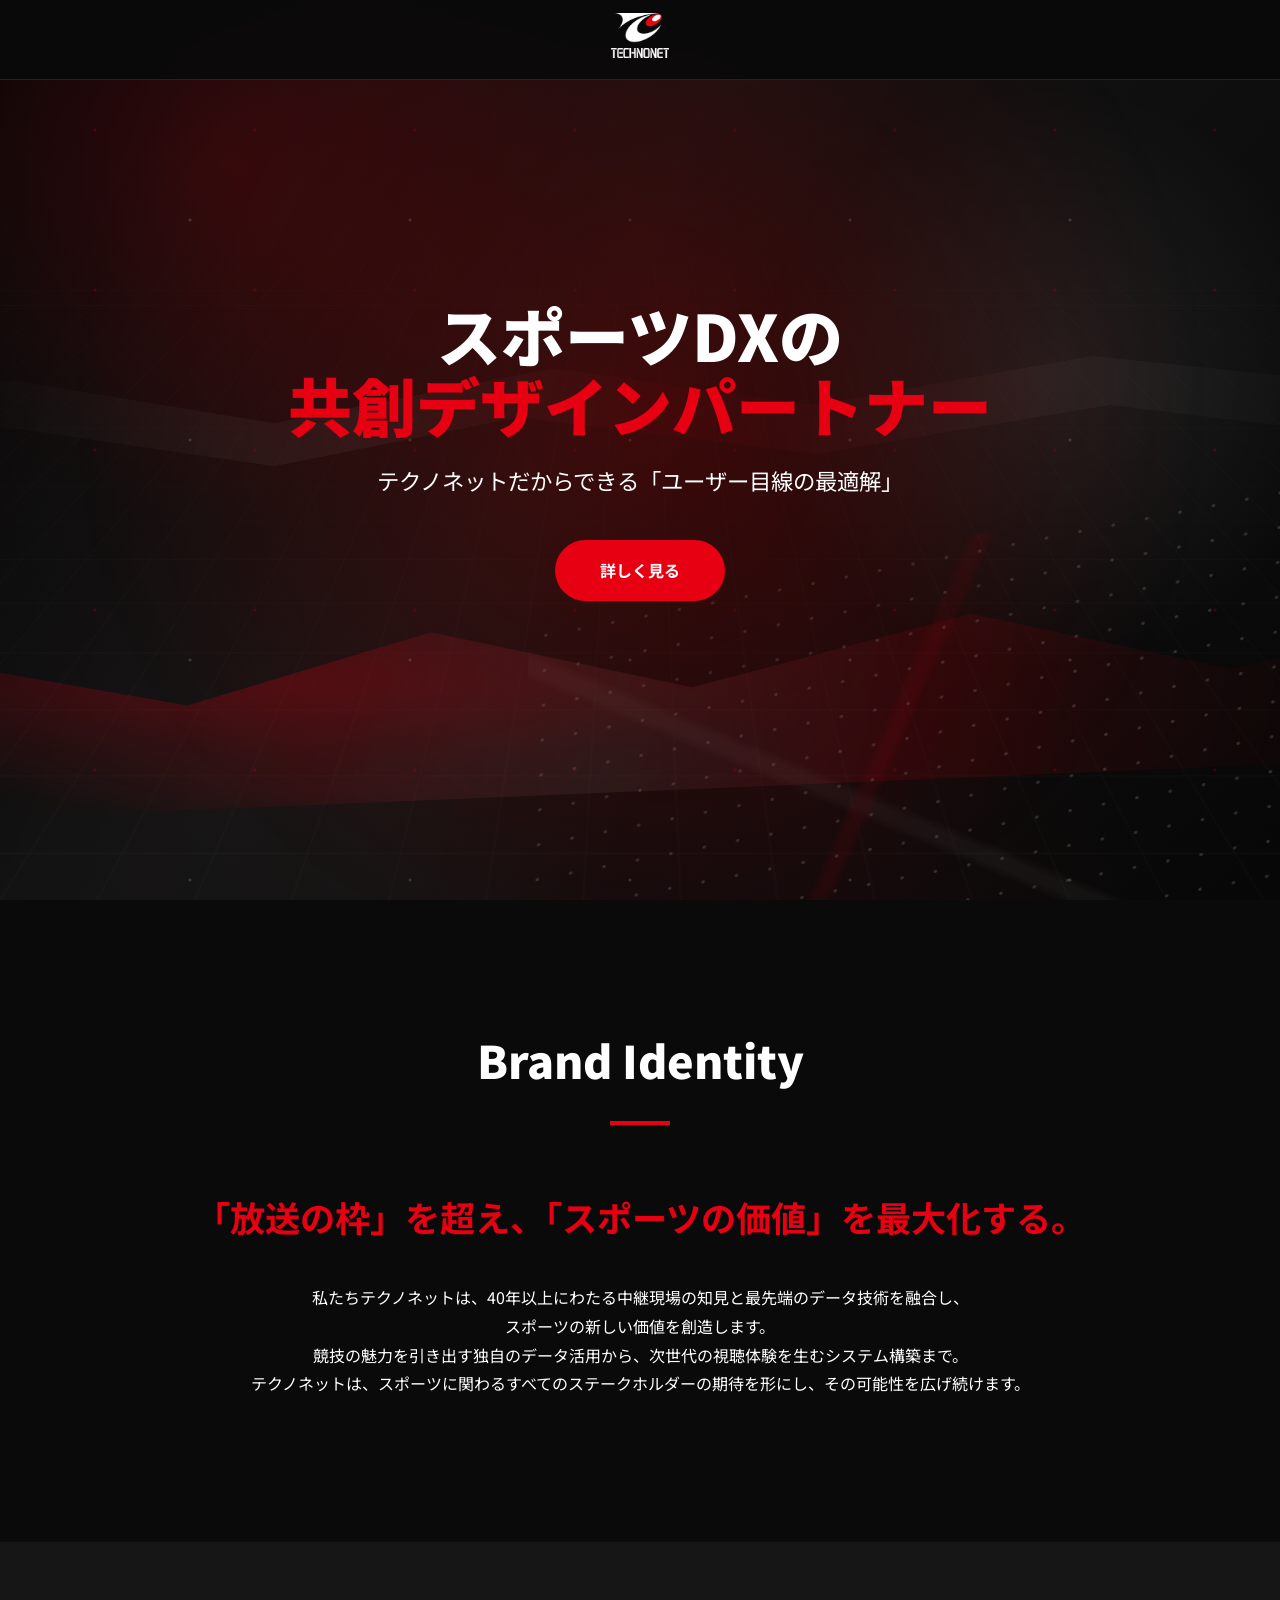
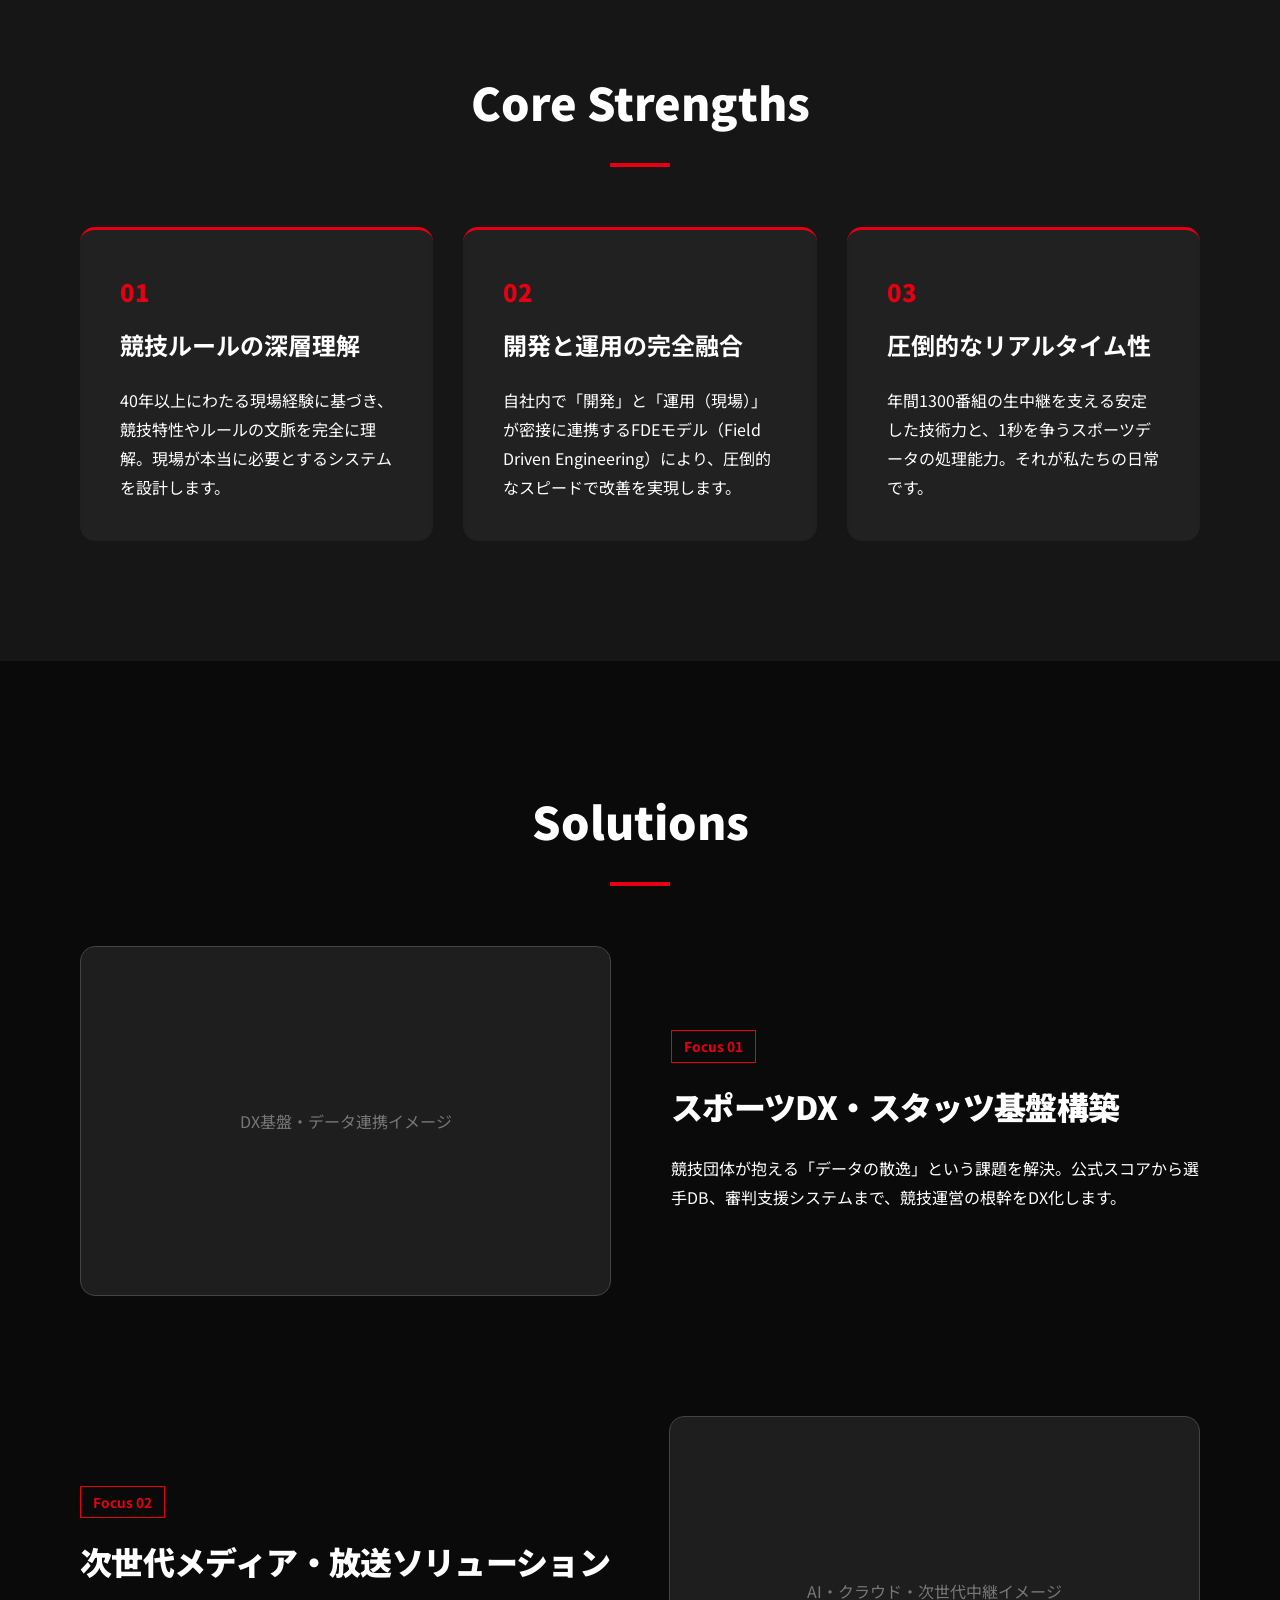
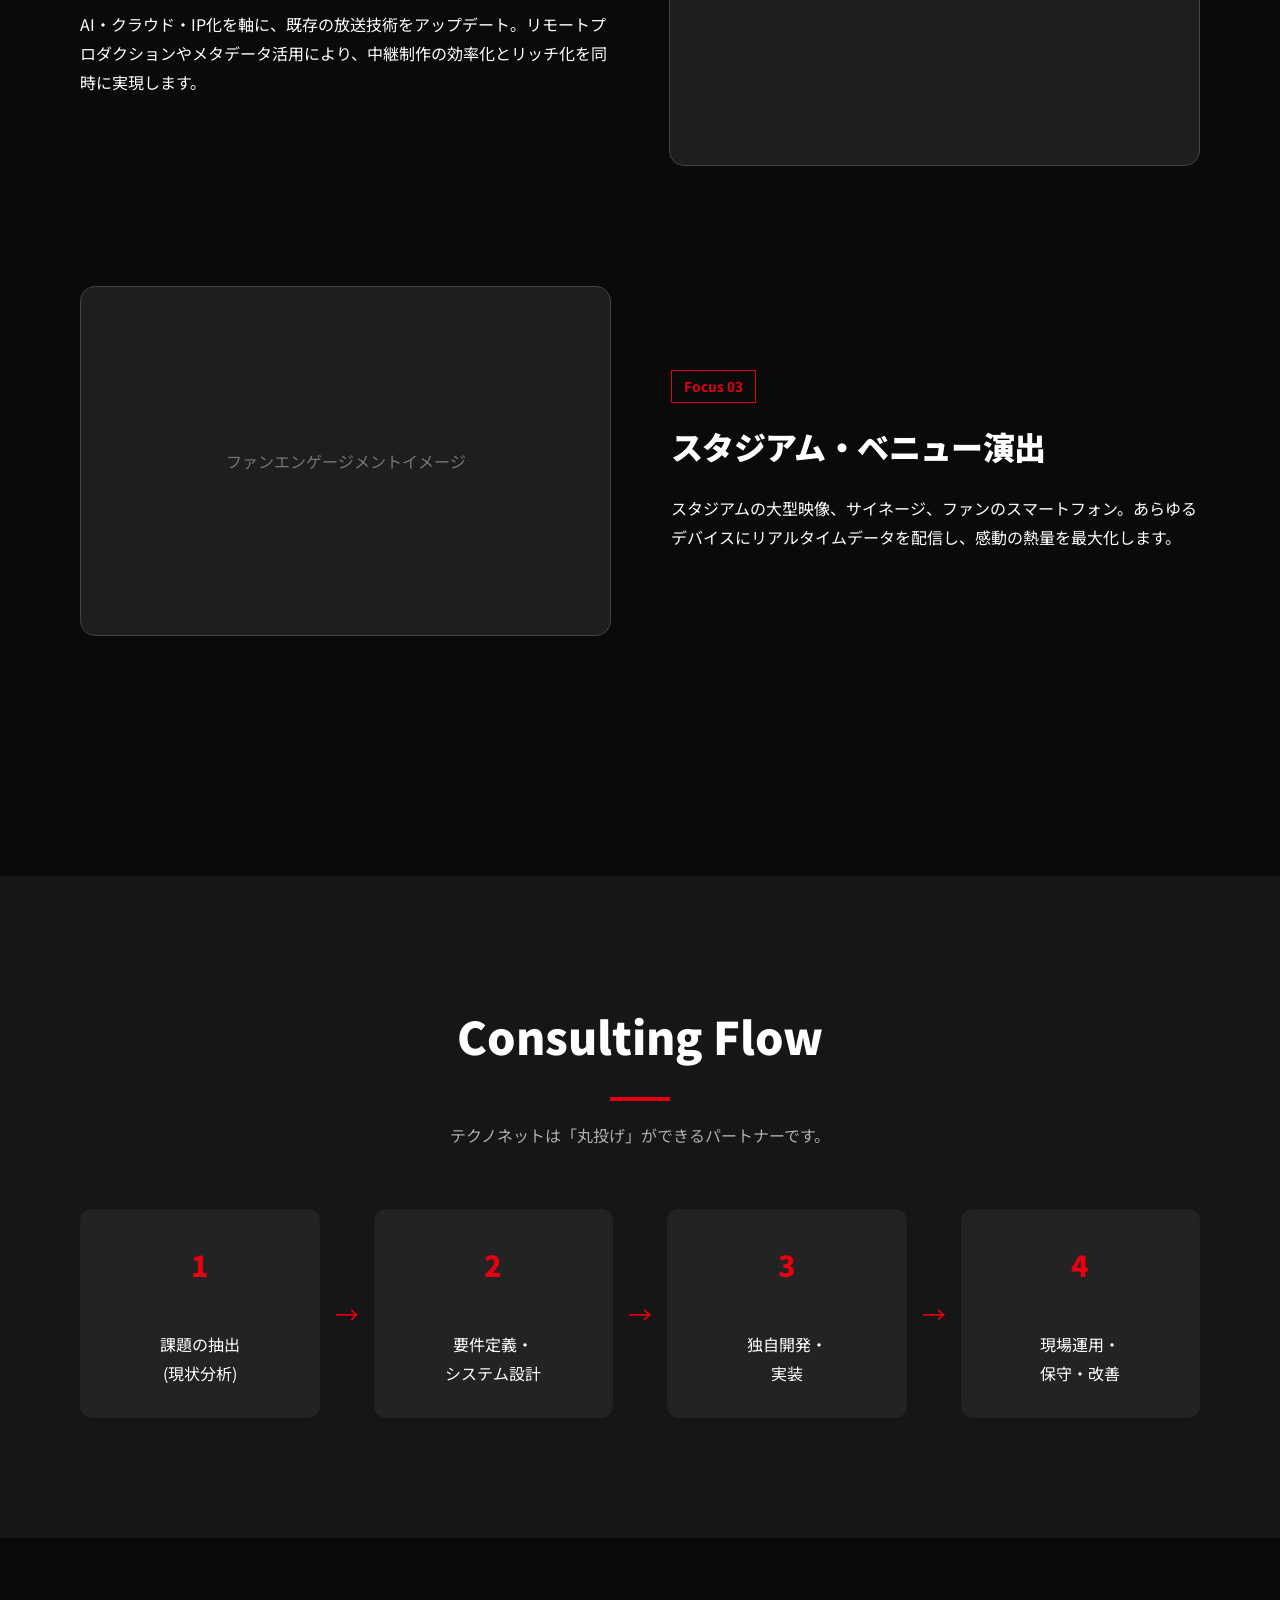
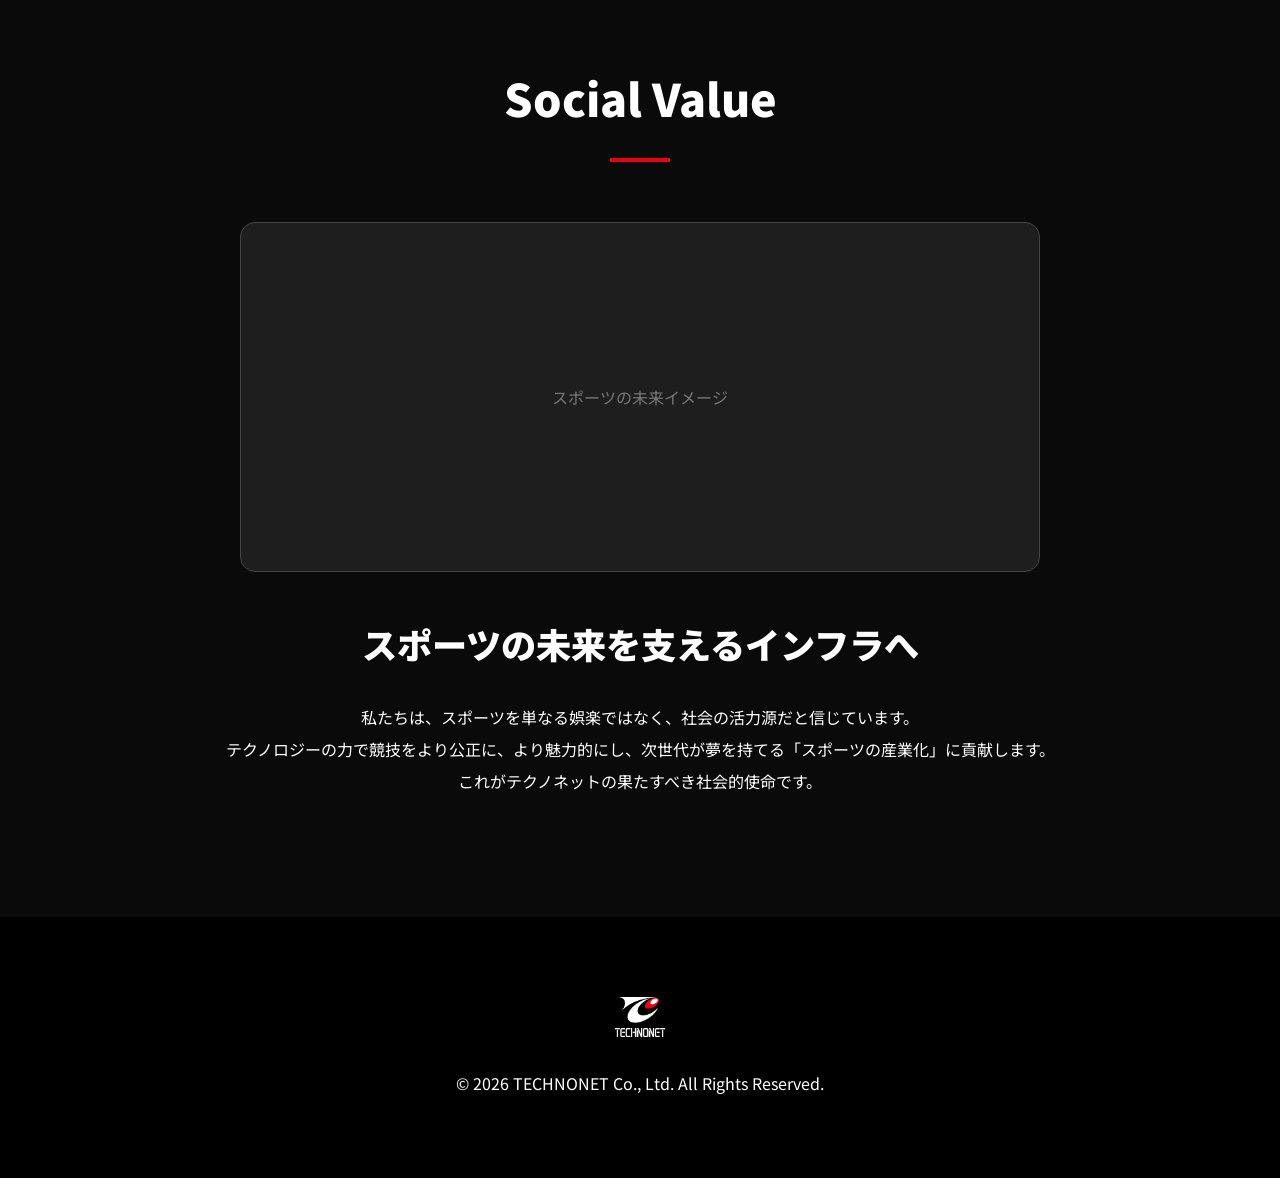
<file: index.html>
<!DOCTYPE html>
<html lang="ja">
<head>
    <meta charset="UTF-8">
    <meta name="viewport" content="width=device-width, initial-scale=1.0">
    <title>株式会社テクノネット | スポーツDXの共創デザインパートナー</title>
    <link rel="stylesheet" href="style.css">
    <link href="https://fonts.googleapis.com/css2?family=Noto+Sans+JP:wght@400;500;700;900&display=swap" rel="stylesheet">
</head>
<body>

<div class="site-bg" aria-hidden="true">
    <div class="bg-wave bg-wave-red"></div>
    <div class="bg-wave bg-wave-white"></div>
    <div class="bg-data-grid"></div>
    <div class="bg-data-particles"></div>
</div>

<nav class="navbar">
    <div class="container">
        <img src="テクノネットロゴ縦_白黒反転.png" alt="TECHNONET" class="logo">
    </div>
</nav>

<header class="hero">
    <div class="container hero-content">
        <h1 class="fade-in">スポーツDXの<br><span class="text-red">共創デザインパートナー</span></h1>
        <p class="subtitle fade-in">テクノネットだからできる「ユーザー目線の最適解」</p>
        <div class="btn-group">
            <a href="#about" class="btn">詳しく見る</a>
        </div>
    </div>
</header>

<section id="about" class="section">
    <div class="container">
        <h2 class="section-title">Brand Identity</h2>
        <div class="brand-message">
            <p class="large-text">「放送の枠」を超え、「スポーツの価値」を最大化する。</p>
            <p>私たちテクノネットは、40年以上にわたる中継現場の知見と最先端のデータ技術を融合し、スポーツの新しい価値を創造します。<br>
            競技の魅力を引き出す独自のデータ活用から、次世代の視聴体験を生むシステム構築まで。<br>
            テクノネットは、スポーツに関わるすべてのステークホルダーの期待を形にし、その可能性を広げ続けます。</p>
        </div>
    </div>
</section>

<section id="strengths" class="section bg-dark">
    <div class="container">
        <h2 class="section-title">Core Strengths</h2>
        <div class="strengths-grid">
            <div class="strength-item">
                <span class="num">01</span>
                <h3>競技ルールの深層理解</h3>
                <p>40年以上にわたる現場経験に基づき、競技特性やルールの文脈を完全に理解。現場が本当に必要とするシステムを設計します。</p>
            </div>
            <div class="strength-item">
                <span class="num">02</span>
                <h3>開発と運用の完全融合</h3>
                <p>自社内で「開発」と「運用（現場）」が密接に連携するFDEモデル（Field Driven Engineering）により、圧倒的なスピードで改善を実現します。</p>
            </div>
            <div class="strength-item">
                <span class="num">03</span>
                <h3>圧倒的なリアルタイム性</h3>
                <p>年間1300番組の生中継を支える安定した技術力と、1秒を争うスポーツデータの処理能力。それが私たちの日常です。</p>
            </div>
        </div>
    </div>
</section>

<section id="solutions" class="section">
    <div class="container">
        <h2 class="section-title">Solutions</h2>
        
<div class="solution-block">
    <div class="flex-row">
        <div class="flex-image-dummy">DX基盤・データ連携イメージ</div>
        <div class="flex-text">
            <span class="tag">Focus 01</span>
            <h3>スポーツDX・スタッツ基盤構築</h3>
            <p>競技団体が抱える「データの散逸」という課題を解決。公式スコアから選手DB、審判支援システムまで、競技運営の根幹をDX化します。</p>
        </div>
    </div>
</div>

<div class="solution-block">
    <div class="flex-row reverse">
        <div class="flex-text">
            <span class="tag">Focus 02</span>
            <h3>次世代メディア・放送ソリューション</h3>
            <p>AI・クラウド・IP化を軸に、既存の放送技術をアップデート。リモートプロダクションやメタデータ活用により、中継制作の効率化とリッチ化を同時に実現します。</p>
        </div>
        <div class="flex-image-dummy">AI・クラウド・次世代中継イメージ</div>
    </div>
</div>

<div class="solution-block">
    <div class="flex-row">
        <div class="flex-image-dummy">ファンエンゲージメントイメージ</div>
        <div class="flex-text">
            <span class="tag">Focus 03</span>
            <h3>スタジアム・ベニュー演出</h3>
            <p>スタジアムの大型映像、サイネージ、ファンのスマートフォン。あらゆるデバイスにリアルタイムデータを配信し、感動の熱量を最大化します。</p>
        </div>
    </div>
</div>
    </div>
</section>

<section id="flow" class="section bg-dark">
    <div class="container">
        <h2 class="section-title">Consulting Flow</h2>
        <p class="section-desc">テクノネットは「丸投げ」ができるパートナーです。</p>
        <div class="flow-container">
            <div class="flow-item"><span>1</span><br>課題の抽出<br>(現状分析)</div>
            <div class="flow-arrow">→</div>
            <div class="flow-item"><span>2</span><br>要件定義・<br>システム設計</div>
            <div class="flow-arrow">→</div>
            <div class="flow-item"><span>3</span><br>独自開発・<br>実装</div>
            <div class="flow-arrow">→</div>
            <div class="flow-item"><span>4</span><br>現場運用・<br>保守・改善</div>
        </div>
    </div>
</section>

<section id="value" class="section">
    <div class="container text-center">
        <h2 class="section-title">Social Value</h2>
        
        <div class="value-image-container">
            <div class="flex-image-dummy">スポーツの未来イメージ</div>
        </div>

        <div class="value-text">
            <h3>スポーツの未来を支えるインフラへ</h3>
            <p>私たちは、スポーツを単なる娯楽ではなく、社会の活力源だと信じています。<br>
            テクノロジーの力で競技をより公正に、より魅力的にし、次世代が夢を持てる「スポーツの産業化」に貢献します。<br>
            これがテクノネットの果たすべき社会的使命です。</p>
        </div>
    </div>
</section>

<footer class="footer">
    <div class="container">
        <img src="テクノネットロゴ縦_白黒反転.png" alt="TECHNONET" class="footer-logo">
        <p>&copy; 2026 TECHNONET Co., Ltd. All Rights Reserved.</p>
    </div>
</footer>

</body>
</html>
</file>
<file: style.css>
:root {
    --bg-black: #0a0a0a;
    --card-dark: #1a1a1a;
    --primary-red: #e60012;
    --text-white: #ffffff;
    --text-gray: #b0b0b0;
    --nav-height: 80px;
}

* { margin: 0; padding: 0; box-sizing: border-box; }

/* ページ全体：レイアウトは変えず、背景だけ固定レイヤーで追加 */
html {
    scroll-behavior: smooth;
}

body {
    position: relative;
    overflow-x: hidden;
    background-color: var(--bg-black);
    font-family: 'Noto Sans JP', sans-serif;
    color: var(--text-white);
    line-height: 1.8;
}

.site-bg {
    position: fixed;
    inset: 0;
    z-index: -1;
    overflow: hidden;
    pointer-events: none;
    background:
        radial-gradient(circle at 18% 18%, rgba(230, 0, 18, 0.16), transparent 28%),
        radial-gradient(circle at 82% 42%, rgba(255, 255, 255, 0.08), transparent 25%),
        linear-gradient(135deg, #050505 0%, #111111 46%, #070707 100%);
}

.site-bg::before {
    content: "";
    position: absolute;
    inset: -20%;
    background-image:
        linear-gradient(rgba(255, 255, 255, 0.035) 1px, transparent 1px),
        linear-gradient(90deg, rgba(255, 255, 255, 0.035) 1px, transparent 1px);
    background-size: 54px 54px;
    transform: perspective(900px) rotateX(58deg) translateY(8%);
    opacity: 0.35;
    animation: grid-drift 9.33s linear infinite;
}

.site-bg::after {
    content: "";
    position: absolute;
    inset: 0;
    background:
        linear-gradient(110deg, transparent 0%, rgba(255, 255, 255, 0.04) 45%, transparent 58%),
        linear-gradient(70deg, transparent 0%, rgba(230, 0, 18, 0.08) 55%, transparent 72%);
    mix-blend-mode: screen;
    opacity: 0.45;
    animation: light-sweep 6s ease-in-out infinite alternate;
}

.bg-wave {
    position: absolute;
    left: -18%;
    width: 136%;
    height: 34vh;
    border-radius: 50%;
    filter: blur(18px);
    opacity: 0.58;
    transform-origin: center;
}

.bg-wave-red {
    bottom: 8%;
    background:
        radial-gradient(ellipse at 28% 52%, rgba(230, 0, 18, 0.38), transparent 34%),
        linear-gradient(100deg, transparent 4%, rgba(230, 0, 18, 0.24) 32%, rgba(255, 255, 255, 0.12) 49%, rgba(230, 0, 18, 0.22) 66%, transparent 94%);
    clip-path: polygon(0 62%, 12% 48%, 24% 60%, 38% 36%, 53% 54%, 69% 30%, 84% 48%, 100% 26%, 100% 76%, 0 100%);
    animation: wave-red 5.33s ease-in-out infinite alternate;
}

.bg-wave-white {
    top: 28%;
    background: linear-gradient(100deg, transparent 8%, rgba(255, 255, 255, 0.10) 34%, rgba(230, 0, 18, 0.10) 52%, rgba(255, 255, 255, 0.07) 74%, transparent 96%);
    clip-path: polygon(0 50%, 14% 42%, 29% 56%, 45% 38%, 60% 50%, 76% 34%, 100% 48%, 100% 66%, 77% 50%, 60% 66%, 43% 54%, 29% 70%, 12% 56%, 0 68%);
    animation: wave-white 7.33s ease-in-out infinite alternate;
}

.bg-data-grid {
    position: absolute;
    right: -12%;
    bottom: -18%;
    width: 72vw;
    height: 58vh;
    opacity: 0.34;
    background:
        radial-gradient(circle, rgba(255,255,255,0.45) 1.4px, transparent 2px) 0 0 / 34px 34px,
        linear-gradient(115deg, transparent 0 38%, rgba(230, 0, 18, 0.22) 39% 40%, transparent 41% 100%),
        linear-gradient(30deg, transparent 0 44%, rgba(255,255,255,0.12) 45% 46%, transparent 47% 100%);
    transform: rotate(-11deg) skewX(-13deg);
    animation: data-flow 6.67s linear infinite;
}

.bg-data-particles {
    position: absolute;
    inset: 0;
    opacity: 0.28;
    background-image:
        radial-gradient(circle, rgba(230, 0, 18, 0.75) 0 1px, transparent 2px),
        radial-gradient(circle, rgba(255, 255, 255, 0.6) 0 1px, transparent 2px);
    background-size: 160px 160px, 220px 220px;
    background-position: 15px 50px, 80px 110px;
    animation: particles-drift 8.67s linear infinite;
}

@keyframes grid-drift {
    from { background-position: 0 0, 0 0; }
    to { background-position: 54px 108px, 54px 108px; }
}

@keyframes light-sweep {
    from { transform: translateX(-8%) skewX(-8deg); }
    to { transform: translateX(8%) skewX(-8deg); }
}

@keyframes wave-red {
    from { transform: translate3d(-2%, 3%, 0) rotate(-2deg) scaleY(0.92); }
    to { transform: translate3d(3%, -2%, 0) rotate(2deg) scaleY(1.08); }
}

@keyframes wave-white {
    from { transform: translate3d(3%, -1%, 0) rotate(2deg) scaleY(1); }
    to { transform: translate3d(-3%, 2%, 0) rotate(-2deg) scaleY(1.12); }
}

@keyframes data-flow {
    from { background-position: 0 0, 0 0, 0 0; }
    to { background-position: 68px -68px, 180px 0, -120px 0; }
}

@keyframes particles-drift {
    from { background-position: 15px 50px, 80px 110px; }
    to { background-position: 175px -110px, -140px 330px; }
}

@media (prefers-reduced-motion: reduce) {
    .site-bg, .site-bg::before, .site-bg::after, .bg-wave, .bg-data-grid, .bg-data-particles {
        animation: none !important;
    }
}

.container { max-width: 1200px; margin: 0 auto; padding: 0 40px; }

/* ナビゲーション */
.navbar {
    height: var(--nav-height);
    display: flex;
    align-items: center;
    position: fixed;
    width: 100%;
    top: 0;
    z-index: 1000;
    background: rgba(10, 10, 10, 0.95);
    backdrop-filter: blur(10px);
    border-bottom: 1px solid rgba(255, 255, 255, 0.1);
}
.logo { height: 45px; width: auto; }

/* ヒーローセクション（ボタン中央配置） */
.hero {
    min-height: 100vh;
    display: flex;
    align-items: center;
    justify-content: center;
    background: radial-gradient(circle at 50% 45%, rgba(96, 0, 0, 0.52) 0%, transparent 70%);
}
.hero-content {
    width: 100%;
    text-align: center; /* これでボタンも中央に来ます */
}
.hero h1 { font-size: clamp(2.5rem, 8vw, 4rem); font-weight: 900; line-height: 1.1; margin-bottom: 20px; }
.text-red { color: var(--primary-red); }
.subtitle { font-size: clamp(1rem, 3vw, 1.4rem); margin-bottom: 40px; }

/* ボタン */
.btn { 
    display: inline-block; 
    padding: 16px 45px; 
    background: var(--primary-red); 
    color: white; 
    text-decoration: none; 
    border-radius: 50px; 
    font-weight: bold;
    transition: 0.3s;
}
.btn:hover { transform: translateY(-3px); box-shadow: 0 10px 20px rgba(230, 0, 18, 0.4); }

/* セクション共通 */
.section { padding: 120px 0; }
.bg-dark { background-color: rgba(26, 26, 26, 0.78); backdrop-filter: blur(5px); }
.section-title { font-size: 2.8rem; margin-bottom: 60px; font-weight: 900; text-align: center; }
.section-title::after { content: ""; display: block; width: 60px; height: 4px; background: var(--primary-red); margin: 20px auto 0; }
.section-desc { text-align: center; margin-top: -40px; margin-bottom: 60px; color: var(--text-gray); }

/* ブランドメッセージ */
.brand-message { max-width: 900px; margin: 0 auto; text-align: center; }
.brand-message .large-text { font-size: clamp(1.5rem, 4vw, 2.2rem); color: var(--primary-red); font-weight: 700; margin-bottom: 35px; }
.brand-message p { word-break: keep-all; overflow-wrap: anywhere; margin-bottom: 1.5rem; }

/* Core Strengths レイアウト */
.strengths-grid { display: grid; grid-template-columns: repeat(auto-fit, minmax(300px, 1fr)); gap: 30px; }
.strength-item { background: rgba(40, 40, 40, 0.62); padding: 40px; border-radius: 15px; border-top: 3px solid var(--primary-red); backdrop-filter: blur(2px); }
.strength-item .num { font-size: 1.5rem; color: var(--primary-red); font-weight: 900; display: block; margin-bottom: 10px; }
.strength-item h3 { font-size: 1.5rem; margin-bottom: 20px; }

/* ソリューション共通（交互配置の復元） */
.solution-block { margin-bottom: 100px; }
.flex-row { display: flex; align-items: center; gap: 60px; flex-wrap: wrap; }

/* reverseクラスが付いている場合に左右を入れ替える */
.flex-row.reverse { flex-direction: row-reverse; }

.flex-text, .flex-image-dummy { flex: 1; min-width: 320px; }
.flex-text h3 {
    font-size: clamp(1.6rem, 3.8vw, 2.25rem) !important;
    white-space: nowrap !important;
    margin-bottom: 0.6em !important;
    font-weight: 900;
}
.tag { display: inline-block; color: var(--primary-red); border: 1px solid var(--primary-red); padding: 3px 12px; font-size: 0.85rem; font-weight: bold; margin-bottom: 15px; }
.flex-image-dummy { height: 350px; background: rgba(50, 50, 50, 0.52); border: 1px solid #444; border-radius: 15px; display: flex; align-items: center; justify-content: center; color: #777; backdrop-filter: blur(2px); }

/* フロー */
.flow-container { display: flex; justify-content: space-between; align-items: center; gap: 15px; flex-wrap: wrap; }
.flow-item { background: rgba(37, 37, 37, 0.88); padding: 30px 15px; flex: 1; min-width: 200px; border-radius: 12px; text-align: center; backdrop-filter: blur(2px); }
.flow-item span { font-size: 1.8rem; font-weight: 900; color: var(--primary-red); display: block; margin-bottom: 10px; }
.flow-arrow { font-size: 1.5rem; color: var(--primary-red); }

/* フッター */
.footer { padding: 80px 0; background: #000; text-align: center; }
.footer-logo { height: 40px; margin-bottom: 25px; }

@media (max-width: 992px) {
    .flex-row, .flex-row.reverse { flex-direction: column; }
    .flex-text h3 { white-space: normal !important; }
}

/* --- ヒーローセクションのボタン中央配置（維持） --- */
.hero-content {
    width: 100%;
    text-align: center;
}

/* --- ソリューション共通レイアウト（Focus 02の被り防止調整版） --- */
.solution-block {
    margin-bottom: 120px;
    width: 100%;
}

.flex-row {
    display: flex;
    align-items: center;
    gap: 60px; /* 写真とテキストの間の余白 */
    flex-wrap: wrap;
}

/* reverseクラス（Focus 02）でテキスト左・画像右にする */
.flex-row.reverse {
    flex-direction: row; 
}

.flex-text, .flex-image-dummy {
    flex: 1;
    min-width: 320px;
}

/* 見出しの調整：写真に被らないようサイズを微減し、右側に余白を確保 */
.flex-text h3 {
    /* 1行を維持しつつ、写真枠に被らないサイズに調整 */
    font-size: clamp(1.5rem, 3.5vw, 2rem) !important; 
    white-space: nowrap !important;
    margin-bottom: 0.6em;
    font-weight: 900;
    letter-spacing: -0.02em;
    /* Focus 02でテキストが左に来た際、右の写真との距離を確保 */
    padding-right: 30px; 
}

/* モバイル対応：画面が狭い時は縦並びにして、1行解除 */
@media (max-width: 992px) {
    .flex-row, .flex-row.reverse {
        flex-direction: column;
    }
    .flex-text h3 {
        white-space: normal !important;
        padding-right: 0;
        text-align: center;
    }
}   
/* --- Social Value 中央配置用スタイル --- */

/* セクション内の要素をすべて中央に寄せる */
.text-center {
    text-align: center;
}

/* 画像コンテナ：中央に配置し、幅を調整 */
.value-image-container {
    max-width: 800px; /* 他の画像枠とバランスを取るサイズ */
    margin: 0 auto 40px; /* 中央配置し、下の文字との間に余白を作る */
}

/* 文字部分の調整 */
.value-text h3 {
    font-size: clamp(1.6rem, 4vw, 2.2rem);
    font-weight: 900;
    margin-bottom: 25px;
    color: var(--text-white);
}

.value-text p {
    max-width: 850px;
    margin: 0 auto;
    line-height: 2;
    word-break: keep-all; /* 不自然な改行を防止 */
    overflow-wrap: anywhere;
}
</file>
